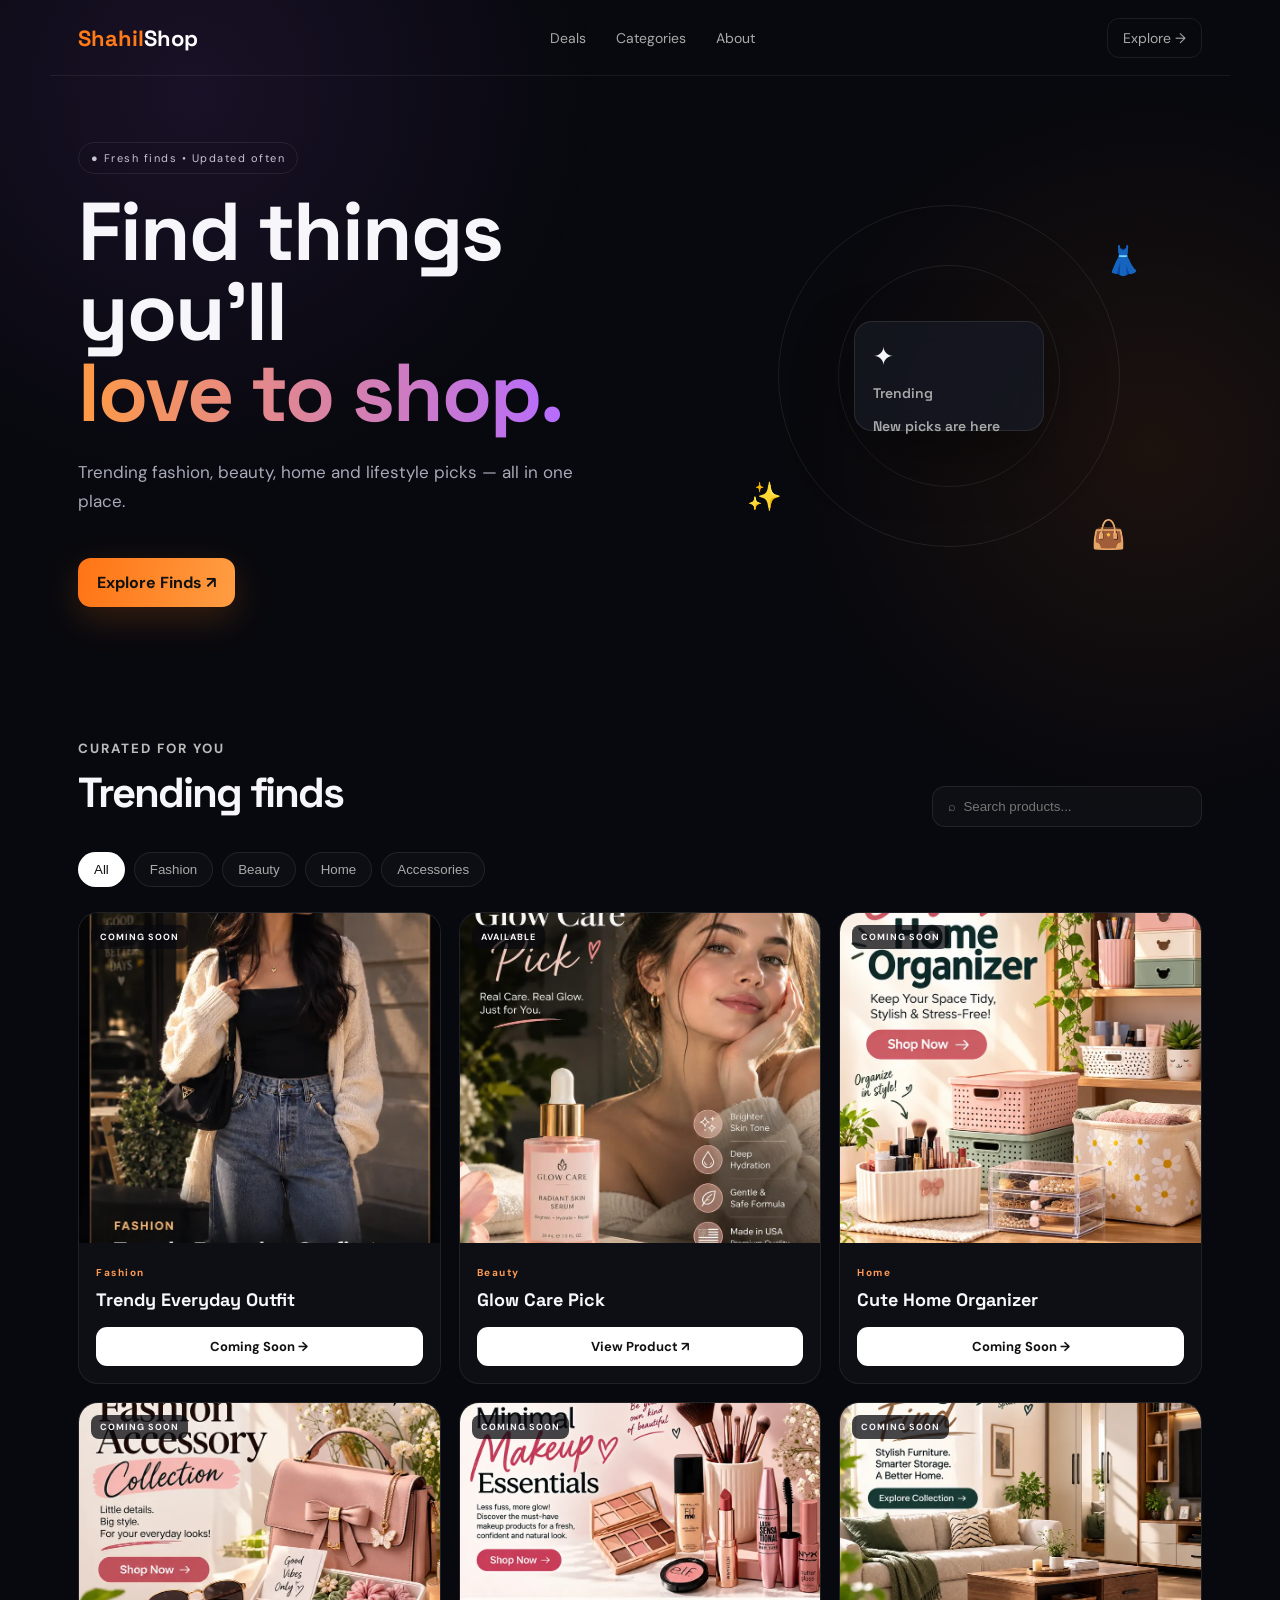
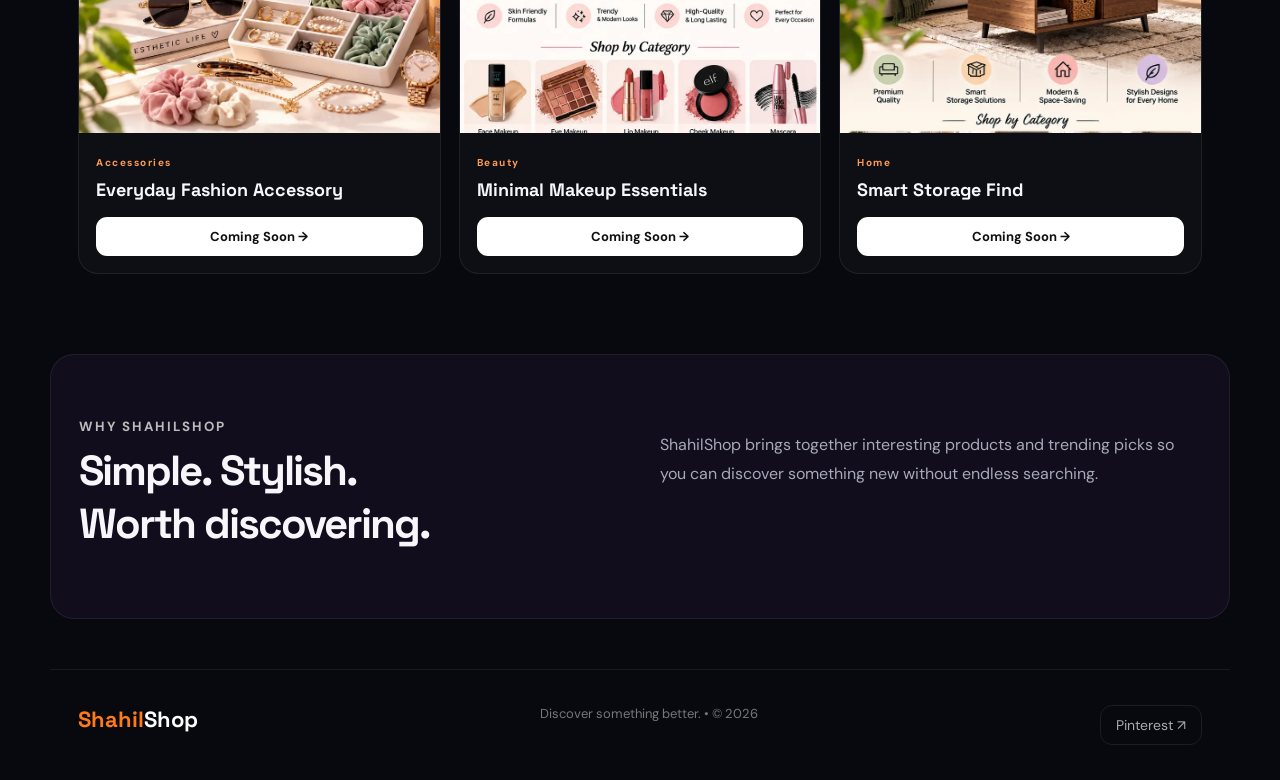
<file: index.html>
<!doctype html><html><head><meta charset="UTF-8"><meta name="viewport" content="width=device-width,initial-scale=1"><title>ShahilShop</title><link rel="stylesheet" href="style.css"></head><body><header><a class="logo" href="#"><b>Shahil</b>Shop</a><nav><a href="#deals">Deals</a><a href="#categories">Categories</a><a href="#about">About</a></nav><a class="explore" href="#deals">Explore →</a></header><main><section class="hero"><div class="copy reveal"><span class="pill">● Fresh finds • Updated often</span><h1>Find things you'll<br><em>love to shop.</em></h1><p>Trending fashion, beauty, home and lifestyle picks — all in one place.</p><a class="btn" href="#deals">Explore Finds ↗</a></div><div class="orb reveal"><div>✦<br><small>Trending<br>New picks are here</small></div><i>👗</i><i>✨</i><i>👜</i></div></section><section id="deals"><div class="head reveal"><div><small>CURATED FOR YOU</small><h2>Trending finds</h2></div><input id="search" placeholder="⌕  Search products..."></div><div id="categories" class="chips reveal"><button class="active" data-cat="All">All</button><button data-cat="Fashion">Fashion</button><button data-cat="Beauty">Beauty</button><button data-cat="Home">Home</button><button data-cat="Accessories">Accessories</button></div><div id="products"></div><p id="empty">No finds matched your search.</p></section><section id="about" class="about reveal"><div><small>WHY SHAHILSHOP</small><h2>Simple. Stylish.<br>Worth discovering.</h2></div><p>ShahilShop brings together interesting products and trending picks so you can discover something new without endless searching.</p></section></main><footer><a class="logo" href="#"><b>Shahil</b>Shop</a><span>Discover something better. • © 2026</span><a class="explore" href="https://pin.it/7srq96kHT" target="_blank" rel="noopener noreferrer">Pinterest ↗</a></footer><script src="script.js"></script></body></html>
</file>
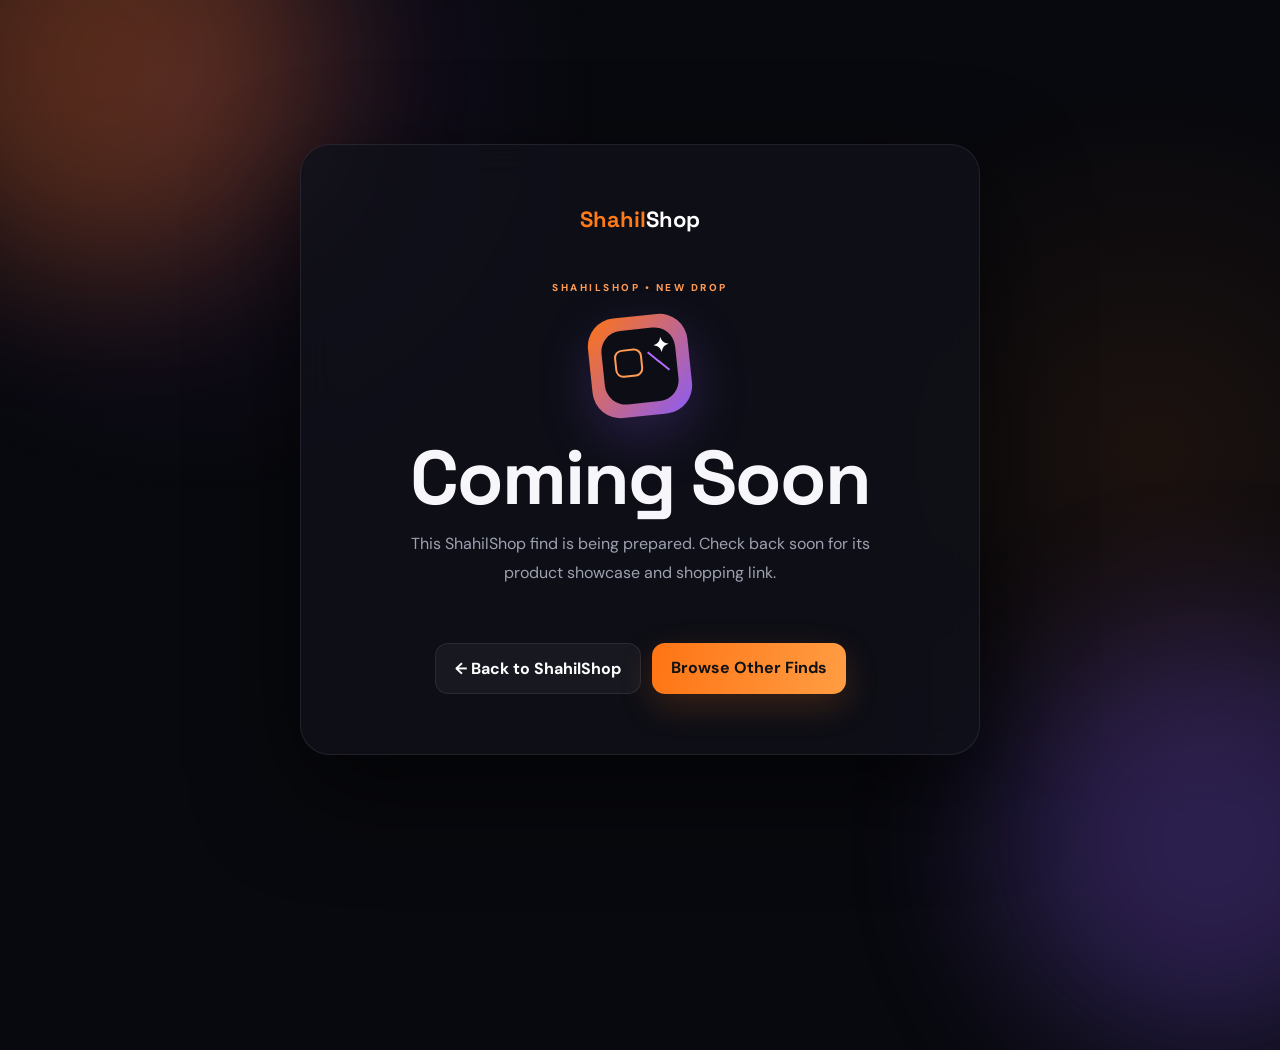
<file: coming-soon.html>
<!doctype html>
<html lang="en">
<head>
  <meta charset="UTF-8">
  <meta name="viewport" content="width=device-width,initial-scale=1">
  <title>Coming Soon — ShahilShop</title>
  <link rel="stylesheet" href="style.css">
</head>
<body class="coming-page">
  <main class="coming-shell">
    <div class="coming-glow glow-one"></div><div class="coming-glow glow-two"></div>
    <section class="coming-card reveal show">
      <a class="logo" href="index.html"><b>Shahil</b>Shop</a>
      <div class="drop-label">SHAHILSHOP • NEW DROP</div>
      <div class="coming-icon" aria-hidden="true"><span></span><i></i><b>✦</b></div>
      <h1>Coming Soon</h1>
      <p>This ShahilShop find is being prepared. Check back soon for its product showcase and shopping link.</p>
      <div class="coming-actions">
        <a class="btn secondary-btn" href="index.html">← Back to ShahilShop</a>
        <a class="btn" href="index.html#deals">Browse Other Finds</a>
      </div>
    </section>
  </main>
</body>
</html>
</file>
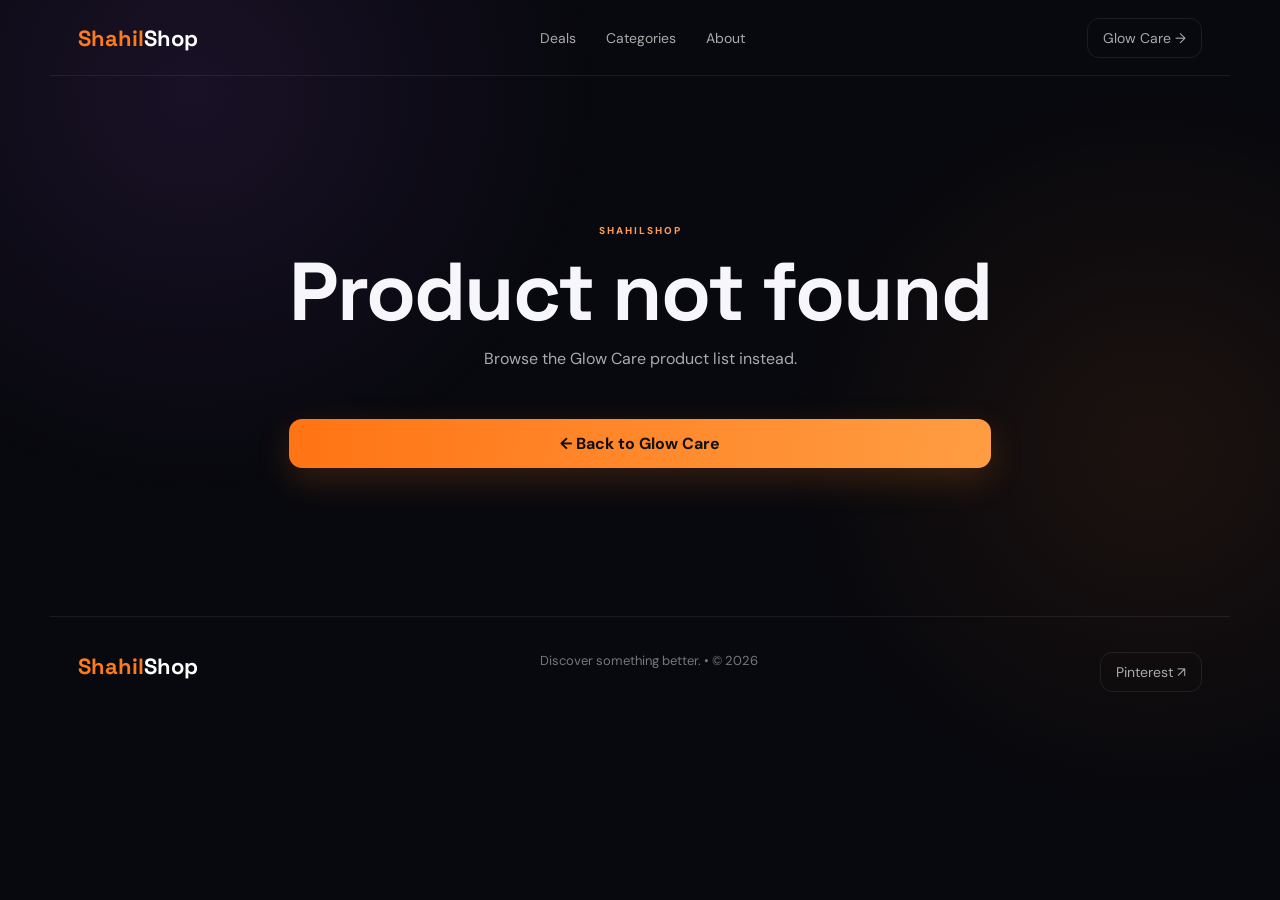
<file: product.html>
<!doctype html>
<html lang="en"><head><meta charset="UTF-8"><meta name="viewport" content="width=device-width,initial-scale=1"><meta name="description" content="ShahilShop product showcase"><title>Product — ShahilShop</title><link rel="stylesheet" href="style.css"></head>
<body class="product-page">
<header><a class="logo" href="index.html"><b>Shahil</b>Shop</a><nav><a href="index.html#deals">Deals</a><a href="index.html#categories">Categories</a><a href="index.html#about">About</a></nav><a class="explore" href="glow-care.html">Glow Care →</a></header>
<main id="product-root" class="product-shell"><div class="product-loading">Loading product…</div></main>
<footer><a class="logo" href="index.html"><b>Shahil</b>Shop</a><span>Discover something better. • © 2026</span><a class="explore" href="https://pin.it/7srq96kHT" target="_blank" rel="noopener noreferrer">Pinterest ↗</a></footer>
<script>
const products=[
{name:'Glow Care Pick',category:'Beauty',image:'media/posters/product-1-2.jpg',link:'https://link.amazon/B0brKHgMz',video:'media/product-1.mp4',mediaId:1,description:'Glow Care product showcase with product visuals and the supplied promotional ad.',highlights:['Skincare beauty pick','Product visuals included','Shop through the provided Amazon link']},
{name:'Minimal Makeup Essentials',category:'Beauty',image:'media/posters/product-2-2.jpg',link:'https://link.amazon/B0fj06OnN',video:'media/product-2.mp4',mediaId:2,description:'Beauty-focused product showcase with the supplied promotional ad.',highlights:['Beauty-focused pick','Product visuals included','Shop through the provided Amazon link']},
{name:'Hydration Pick',category:'Beauty',image:'media/posters/product-3-2.jpg',link:'https://link.amazon/B044tgwrH',video:'media/product-3.mp4',mediaId:3,description:'Hydration-focused skincare product showcase with the supplied promotional ad.',highlights:['Hydration-focused skincare','Product visuals included','Shop through the provided Amazon link']},
{name:'Daily Moisture Essential',category:'Beauty',image:'media/posters/product-4-2.jpg',link:'https://link.amazon/B05RgqvTg',video:'media/product-4.mp4',mediaId:4,description:'Everyday skincare product showcase with the supplied promotional ad.',highlights:['Everyday skincare pick','Product visuals included','Shop through the provided Amazon link']},
{name:'Comfort Moisture Pick',category:'Beauty',image:'media/posters/product-5-2.jpg',link:'https://link.amazon/B07J6g27B',video:'media/product-5.mp4',mediaId:5,description:'Moisturising skincare product showcase with the supplied promotional ad.',highlights:['Moisturising skincare','Product visuals included','Shop through the provided Amazon link']},
{name:'Cetaphil Moisturising Lotion',category:'Beauty',image:'media/posters/product-6-2.jpg',link:'https://link.amazon/B0dFvjSyz',video:'media/product-6.mp4',mediaId:6,description:'Cetaphil moisturising lotion product showcase with the supplied promotional ad.',highlights:['Cetaphil moisturising lotion','Product visuals included','Shop through the provided Amazon link']},
{name:'Daily Skin Moisturiser',category:'Beauty',image:'media/posters/product-7-2.jpg',link:'https://link.amazon/B0c5vUQDP',video:'media/product-7.mp4',mediaId:7,description:'Daily skincare moisturiser showcase with the supplied promotional ad.',highlights:['Daily skincare moisturiser','Product visuals included','Shop through the provided Amazon link']}
];
const id=new URLSearchParams(location.search).get('id');const product=products.find(p=>p.name===id);const root=document.querySelector('#product-root');
if(!product){root.innerHTML='<section class="not-found reveal show"><span class="eyebrow">SHAHILSHOP</span><h1>Product not found</h1><p>Browse the Glow Care product list instead.</p><a class="btn" href="glow-care.html">← Back to Glow Care</a></section>'}
else{const posterTimes=[2,6,9];root.innerHTML=`<section class="product-hero reveal show"><div class="product-copy"><a class="back-link" href="glow-care.html">← Back to Glow Care</a><span class="eyebrow">SHAHILSHOP • ${product.category.toUpperCase()}</span><h1>${product.name}</h1><p class="product-description">${product.description}</p><ul class="highlights">${product.highlights.map(x=>`<li>${x}</li>`).join('')}</ul><a class="buy-btn" href="${product.link}" target="_blank" rel="noopener noreferrer">Buy ↗</a><p class="affiliate-note">You’ll continue to the provided product listing in a new tab.</p></div><div class="product-feature"><div class="feature-frame"><img src="${product.image}" alt="${product.name}" fetchpriority="high"></div></div></section><section class="media-section reveal show"><div class="section-heading"><span class="eyebrow">PRODUCT + AD</span><h2>See the product and ad</h2></div><div class="media-grid"><div class="video-card featured-video"><video controls playsinline preload="metadata" poster="media/posters/product-${product.mediaId}-2.jpg"><source src="${product.video}" type="video/mp4"></video><span>Supplied ad video</span></div><div class="image-gallery">${posterTimes.map(t=>`<a href="media/posters/product-${product.mediaId}-${t}.jpg" target="_blank" rel="noopener"><img src="media/posters/product-${product.mediaId}-${t}.jpg" alt="${product.name} product visual" loading="lazy"></a>`).join('')}</div></div></section><section class="product-bottom reveal show"><div><span class="eyebrow">READY TO SHOP?</span><h2>Open the product listing.</h2></div><a class="buy-btn" href="${product.link}" target="_blank" rel="noopener noreferrer">Buy ↗</a></section>`}
</script></body></html>
</file>
<file: style.css>
@import url('https://fonts.googleapis.com/css2?family=DM+Sans:wght@400;600;700&family=Space+Grotesk:wght@500;700&display=swap');*{box-sizing:border-box}html{scroll-behavior:smooth}body{margin:0;background:#08090e;color:#f7f7fb;font-family:'DM Sans';overflow-x:hidden}body:before{content:'';position:fixed;inset:0;z-index:-1;background:radial-gradient(circle at 15% 10%,#a855f71c,transparent 30%),radial-gradient(circle at 90% 50%,#ff7a1815,transparent 30%)}header{height:76px;max-width:1180px;margin:auto;padding:0 28px;display:flex;align-items:center;justify-content:space-between;border-bottom:1px solid #ffffff12}.logo{font:700 22px 'Space Grotesk';color:#fff;text-decoration:none}.logo b{color:#ff7a18}nav{display:flex;gap:30px}nav a,.explore{color:#aaa;text-decoration:none;font-size:14px}.explore{border:1px solid #ffffff15;padding:10px 15px;border-radius:12px}.hero{max-width:1180px;margin:auto;min-height:600px;padding:70px 28px;display:grid;grid-template-columns:1.1fr .9fr;align-items:center}.pill{font-size:11px;letter-spacing:1.5px;border:1px solid #ffffff15;padding:8px 12px;border-radius:30px;color:#c5c5d0}h1,h2{font-family:'Space Grotesk';letter-spacing:-2px}h1{font-size:clamp(48px,7vw,82px);line-height:.98;margin:25px 0}h1 em{font-style:normal;background:linear-gradient(90deg,#ff9a44,#b66cff);background-clip:text;color:transparent}.copy p{color:#a6a9b8;max-width:520px;font-size:17px;line-height:1.7}.btn{display:inline-block;margin-top:25px;background:linear-gradient(100deg,#ff7414,#ff9d43);color:#111;padding:14px 19px;border-radius:13px;font-weight:700;text-decoration:none;box-shadow:0 12px 35px #ff7a1830}.orb{height:420px;position:relative;display:grid;place-items:center}.orb:before,.orb:after{content:'';position:absolute;border:1px solid #ffffff15;border-radius:50%;animation:spin 18s linear infinite}.orb:before{width:340px;height:340px}.orb:after{width:220px;height:220px;animation-direction:reverse}.orb>div{width:190px;height:110px;border-radius:18px;background:#161822d9;backdrop-filter:blur(12px);border:1px solid #ffffff18;z-index:2;padding:18px;font-size:25px;box-shadow:0 25px 60px #0006}.orb small{font:600 14px 'Space Grotesk';color:#aaa}.orb i{position:absolute;font-style:normal;font-size:28px;animation:bob 3s ease-in-out infinite}.orb i:nth-of-type(1){top:18%;right:12%}.orb i:nth-of-type(2){bottom:17%;left:10%;animation-delay:1s}.orb i:nth-of-type(3){bottom:8%;right:15%;animation-delay:2s}@keyframes spin{to{transform:rotate(360deg)}}@keyframes bob{50%{transform:translateY(-10px)}}section{max-width:1180px;margin:auto;padding:60px 28px}.head{display:flex;justify-content:space-between;align-items:end;gap:20px}.head small,.about small{letter-spacing:2px;color:#bbb;font-weight:700}.head h2,.about h2{font-size:42px;margin:8px 0}input{width:270px;padding:12px 15px;border-radius:13px;border:1px solid #ffffff15;background:#ffffff07;color:white;outline:0}.chips{display:flex;gap:9px;overflow:auto;padding:25px 0}.chips button{padding:9px 15px;border-radius:30px;border:1px solid #ffffff15;background:#ffffff06;color:#aaa;cursor:pointer}.chips .active,.chips button:hover{background:#fff;color:#111}#products{display:grid;grid-template-columns:repeat(3,1fr);gap:18px}.card{overflow:hidden;border:1px solid #ffffff12;border-radius:20px;background:#ffffff07;transition:.3s}.card:hover{transform:translateY(-7px);border-color:#ff914666;box-shadow:0 25px 50px #0008}.pic{height:330px;position:relative;overflow:hidden}.pic img{width:100%;height:100%;object-fit:cover;transition:.45s}.card:hover img{transform:scale(1.05)}.pic span{position:absolute;top:12px;left:12px;background:#08090ebf;padding:6px 9px;border-radius:8px;font-size:9px;letter-spacing:1px;font-weight:700}.info{padding:17px}.tag{font-size:10px;letter-spacing:1.5px;color:#ff9b55;font-weight:700}.info h3{font:700 18px 'Space Grotesk';margin:7px 0 16px}.deal{display:block;text-align:center;padding:11px;border-radius:11px;background:#fff;color:#111;text-decoration:none;font-weight:700;font-size:13px}.deal:hover{background:#ff9b55}.about{margin-top:20px;margin-bottom:50px;border:1px solid #ffffff12;border-radius:24px;background:#a855f710;display:grid;grid-template-columns:1fr 1fr;gap:40px}.about p{color:#a6a9b8;line-height:1.8}footer{max-width:1180px;margin:auto;padding:35px 28px;border-top:1px solid #ffffff12;display:flex;justify-content:space-between;color:#777;font-size:13px}.reveal{opacity:0;transform:translateY(24px);transition:.7s}.show{opacity:1;transform:none}#empty{text-align:center;color:#aaa;display:none}@media(max-width:850px){nav{display:none}.hero{grid-template-columns:1fr;padding-top:45px}.orb{height:280px;order:-1}.orb:before{width:250px;height:250px}.orb:after{width:165px;height:165px}.head{align-items:start;flex-direction:column}input{width:100%}#products{grid-template-columns:repeat(2,1fr)}.about{grid-template-columns:1fr}}@media(max-width:520px){header{padding:0 18px}.hero,section{padding-left:18px;padding-right:18px}h1{font-size:45px}.hero{padding-top:30px}.pic{height:220px}.about h2,.head h2{font-size:32px}footer{padding:28px 18px}footer span{display:none}}
/* Premium product + coming-soon pages */
.back-link{display:inline-block;color:#aaa;text-decoration:none;font-size:13px;margin-bottom:34px;transition:.25s}.back-link:hover{color:#fff;transform:translateX(-3px)}
.product-shell{max-width:1180px;margin:auto;padding:0 28px}.product-hero{min-height:680px;display:grid;grid-template-columns:1fr .9fr;gap:70px;align-items:center;padding:65px 0 35px}.eyebrow{display:inline-block;color:#ff9b55;font-size:10px;font-weight:800;letter-spacing:2px}.product-copy h1{font-size:clamp(48px,6vw,76px);line-height:.98;margin:17px 0 24px}.product-description{color:#a6a9b8;line-height:1.8;font-size:16px;max-width:610px}.highlights{list-style:none;padding:0;margin:25px 0;display:grid;gap:11px}.highlights li{color:#d6d7df;font-size:14px;padding-left:24px;position:relative}.highlights li:before{content:'✓';position:absolute;left:0;color:#ff9b55}.buy-btn{display:inline-flex;align-items:center;justify-content:center;padding:14px 20px;border-radius:13px;background:linear-gradient(100deg,#ff7414,#b66cff);color:#fff;text-decoration:none;font-weight:800;box-shadow:0 15px 40px #ff7a1826;transition:.25s}.buy-btn:hover{transform:translateY(-2px);box-shadow:0 18px 48px #ff7a1840}.affiliate-note{font-size:11px;color:#737685;margin-top:11px}.feature-frame{aspect-ratio:4/5;max-width:480px;margin-left:auto;border-radius:28px;overflow:hidden;border:1px solid #ffffff15;background:#11131b;box-shadow:0 35px 90px #0009;position:relative}.feature-frame:after{content:'';position:absolute;inset:0;background:linear-gradient(135deg,#ff7a1812,#a855f712 55%,transparent);pointer-events:none}.feature-frame img{width:100%;height:100%;object-fit:cover}.media-section{padding:55px 0}.section-heading h2{font:700 42px 'Space Grotesk';letter-spacing:-2px;margin:8px 0 26px}.media-grid{display:grid;grid-template-columns:1.15fr .85fr;gap:18px}.video-card{border:1px solid #ffffff12;background:#ffffff07;border-radius:22px;overflow:hidden}.video-card video{display:block;width:100%;max-height:650px;background:#05060a;object-fit:contain}.video-card>span{display:block;padding:13px 16px;color:#aaa;font-size:12px}.image-gallery{display:grid;grid-template-columns:repeat(2,1fr);gap:12px}.image-gallery a{display:block;min-height:0;border-radius:16px;overflow:hidden;border:1px solid #ffffff12;background:#11131b}.image-gallery img{width:100%;height:100%;min-height:180px;object-fit:cover;display:block;transition:.35s}.image-gallery a:hover img{transform:scale(1.04)}.product-bottom{margin:25px 0 70px;padding:30px;border:1px solid #ffffff12;border-radius:24px;background:linear-gradient(110deg,#ff7a180b,#a855f70d);display:flex;align-items:center;justify-content:space-between;gap:25px}.product-bottom h2{font-size:32px;margin:8px 0 0}.not-found{text-align:center;min-height:60vh;display:grid;place-content:center}.not-found h1{margin:15px 0}.not-found p{color:#aaa;margin:0 auto 25px;max-width:500px}
.coming-page{min-height:100vh;background:#08090e;position:relative;overflow:hidden}.coming-shell{min-height:100vh;display:grid;place-items:center;padding:25px}.coming-glow{position:absolute;width:420px;height:420px;border-radius:50%;filter:blur(80px);opacity:.28;pointer-events:none}.glow-one{background:#ff7414;top:-150px;left:-100px}.glow-two{background:#8b5cf6;right:-140px;bottom:-150px}.coming-card{position:relative;width:min(680px,100%);padding:60px 35px;text-align:center;border:1px solid #ffffff15;border-radius:30px;background:#101119cc;backdrop-filter:blur(18px);box-shadow:0 35px 100px #0009;animation:comingIn .8s ease both}.drop-label{font-size:10px;letter-spacing:2.5px;color:#ff9b55;font-weight:800;margin-top:48px}.coming-icon{width:100px;height:100px;border-radius:28px;margin:22px auto 25px;background:linear-gradient(135deg,#ff7414,#8b5cf6);position:relative;box-shadow:0 20px 55px #8b5cf638;transform:rotate(-6deg)}.coming-icon:before{content:'';position:absolute;inset:13px;border-radius:21px;background:#0d0e15}.coming-icon span{position:absolute;width:28px;height:28px;border:2px solid #ff9b55;border-radius:8px;left:25px;top:32px}.coming-icon i{position:absolute;width:28px;height:2px;background:#b66cff;right:17px;top:46px;transform:rotate(45deg)}.coming-icon b{position:absolute;color:#fff;font-size:20px;right:19px;top:18px}.coming-card h1{font-size:clamp(48px,8vw,76px);margin:0 0 15px}.coming-card>p{max-width:500px;margin:0 auto;color:#9ea1af;line-height:1.8}.coming-actions{display:flex;justify-content:center;gap:11px;flex-wrap:wrap;margin-top:30px}.secondary-btn{background:#ffffff0b!important;color:#fff!important;border:1px solid #ffffff15;box-shadow:none!important}.secondary-btn:hover{background:#ffffff12!important}@keyframes comingIn{from{opacity:0;transform:translateY(25px) scale(.98)}to{opacity:1;transform:none}}
@media(max-width:850px){.product-hero{grid-template-columns:1fr;gap:35px;padding-top:45px}.feature-frame{margin:auto;max-width:560px}.media-grid{grid-template-columns:1fr}.product-bottom{align-items:flex-start;flex-direction:column}.product-shell{padding:0 18px}.product-hero{padding-left:0;padding-right:0}.media-section{padding-left:0;padding-right:0}}
@media(max-width:520px){.coming-card{padding:42px 20px}.drop-label{margin-top:35px}.coming-icon{width:86px;height:86px}.product-copy h1{font-size:45px}.section-heading h2{font-size:32px}.image-gallery{grid-template-columns:1fr 1fr}.image-gallery img{min-height:125px}.product-bottom{padding:23px}.product-bottom h2{font-size:27px}}
/* Glow Care product list */
.glow-list-shell{padding-top:35px}.list-intro{padding:20px 0 25px}.list-intro h1{font-size:clamp(50px,7vw,78px);margin:15px 0}.list-intro p{color:#a6a9b8;line-height:1.8;max-width:680px}.product-list{padding:0 0 70px;display:grid;gap:18px}.product-row{display:grid;grid-template-columns:240px 1fr;gap:28px;align-items:center;padding:18px;border:1px solid #ffffff12;border-radius:22px;background:#ffffff07}.row-image{height:220px;border-radius:16px;overflow:hidden;background:#11131b}.row-image img{width:100%;height:100%;object-fit:cover}.row-copy h2{font:700 31px 'Space Grotesk';letter-spacing:-1px;margin:9px 0 10px}.row-copy p{color:#a6a9b8;line-height:1.7;max-width:650px;margin:0 0 18px}.row-copy .deal{max-width:180px}@media(max-width:650px){.product-row{grid-template-columns:1fr;gap:18px}.row-image{height:300px}.row-copy h2{font-size:27px}}
</file>
